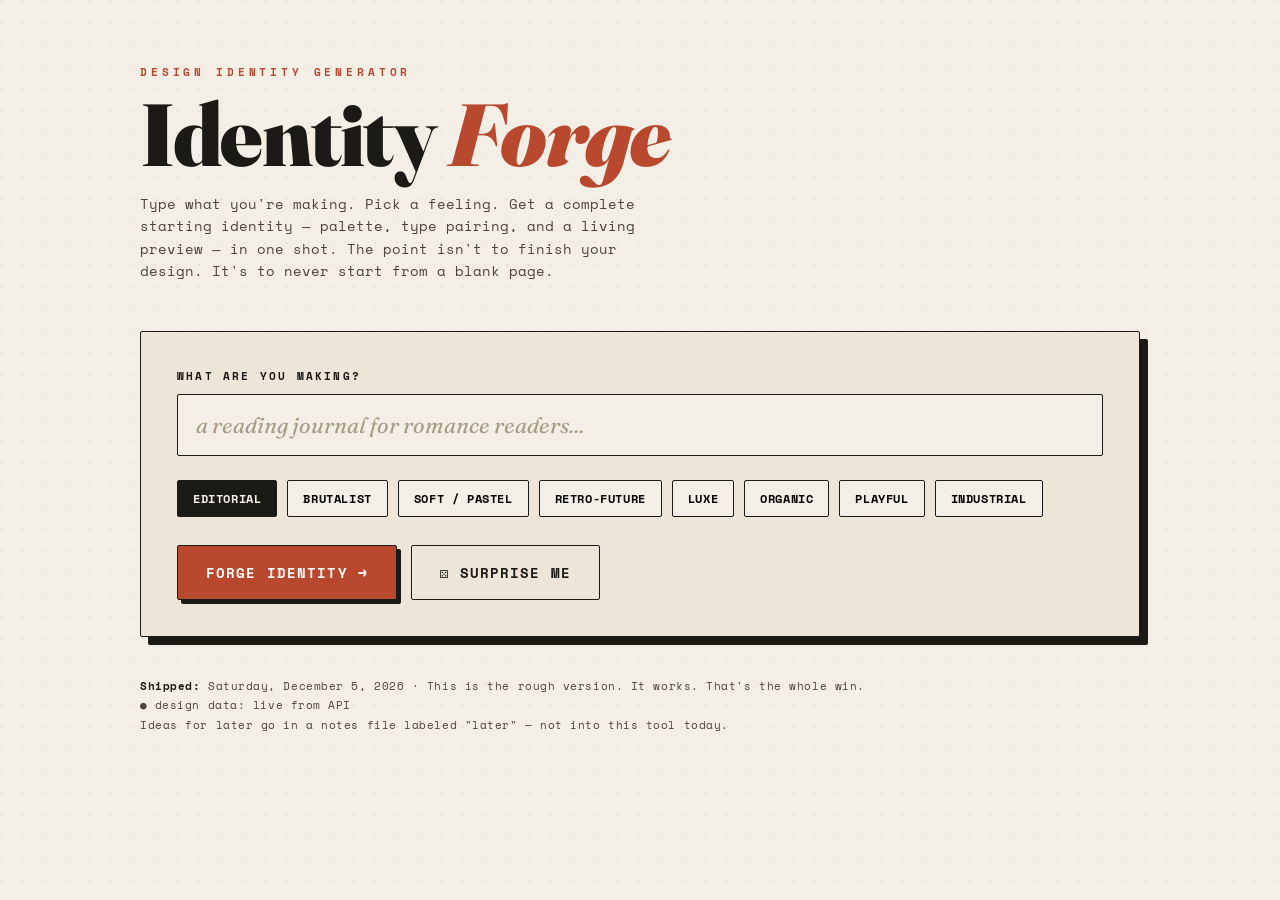
<file: index.html>
<!DOCTYPE html>
<html lang="en">
<head>
<meta charset="UTF-8">
<meta name="viewport" content="width=device-width, initial-scale=1.0">
<title>Identity Forge</title>
<link rel="preconnect" href="https://fonts.googleapis.com">
<link rel="preconnect" href="https://fonts.gstatic.com" crossorigin>
<link href="https://fonts.googleapis.com/css2?family=Fraunces:opsz,wght@9..144,400;9..144,600;9..144,900&family=Space+Mono:wght@400;700&display=swap" rel="stylesheet">
<style>
  :root{
    --paper:#f4efe6;
    --paper-2:#ece5d8;
    --ink:#1c1a17;
    --ink-soft:#4a443c;
    --rust:#b8492f;
    --line:#d8cfbd;
  }
  *{box-sizing:border-box;margin:0;padding:0}
  html{scroll-behavior:smooth}
  body{
    background:var(--paper);
    color:var(--ink);
    font-family:'Space Mono',monospace;
    min-height:100vh;
    padding:clamp(20px,5vw,64px);
    background-image:radial-gradient(circle at 1px 1px, rgba(28,26,23,.06) 1px, transparent 0);
    background-size:22px 22px;
  }
  .wrap{max-width:1000px;margin:0 auto}

  header{margin-bottom:48px;animation:rise .7s ease both}
  .eyebrow{
    font-size:11px;letter-spacing:.35em;text-transform:uppercase;
    color:var(--rust);font-weight:700;margin-bottom:14px;
  }
  h1{
    font-family:'Fraunces',serif;font-weight:900;
    font-size:clamp(40px,9vw,88px);line-height:.92;
    letter-spacing:-.02em;font-optical-sizing:auto;
  }
  h1 em{font-style:italic;color:var(--rust)}
  .sub{
    margin-top:18px;max-width:520px;font-size:14px;
    line-height:1.6;color:var(--ink-soft);
  }

  .panel{
    background:var(--paper-2);
    border:1.5px solid var(--ink);
    border-radius:2px;
    padding:clamp(20px,4vw,36px);
    box-shadow:8px 8px 0 var(--ink);
    margin-bottom:40px;
    animation:rise .7s .1s ease both;
  }
  label{
    display:block;font-size:11px;letter-spacing:.2em;
    text-transform:uppercase;font-weight:700;margin-bottom:10px;
  }
  input[type=text]{
    width:100%;background:var(--paper);border:1.5px solid var(--ink);
    border-radius:2px;padding:16px 18px;font-family:'Fraunces',serif;
    font-size:22px;color:var(--ink);outline:none;
  }
  input[type=text]:focus{box-shadow:4px 4px 0 var(--rust)}
  input[type=text]::placeholder{color:#a89c87;font-style:italic}

  .vibes{display:flex;flex-wrap:wrap;gap:10px;margin:24px 0 4px}
  .chip{
    font-family:'Space Mono',monospace;font-size:12px;font-weight:700;
    letter-spacing:.05em;padding:9px 15px;border:1.5px solid var(--ink);
    background:var(--paper);border-radius:2px;cursor:pointer;
    transition:all .15s ease;text-transform:uppercase;
  }
  .chip:hover{transform:translate(-2px,-2px);box-shadow:3px 3px 0 var(--ink)}
  .chip.on{background:var(--ink);color:var(--paper)}

  .actions{display:flex;gap:14px;flex-wrap:wrap;margin-top:28px}
  button.go{
    font-family:'Space Mono',monospace;font-weight:700;font-size:14px;
    letter-spacing:.08em;text-transform:uppercase;cursor:pointer;
    padding:16px 28px;border:1.5px solid var(--ink);border-radius:2px;
    background:var(--rust);color:#fff;transition:all .15s ease;
    box-shadow:4px 4px 0 var(--ink);
  }
  button.go:hover{transform:translate(-2px,-2px);box-shadow:6px 6px 0 var(--ink)}
  button.go:active{transform:translate(2px,2px);box-shadow:1px 1px 0 var(--ink)}
  button.ghost{background:transparent;color:var(--ink);box-shadow:none}
  button.ghost:hover{background:var(--paper)}

  /* OUTPUT BOARD */
  #board{display:none}
  #board.show{display:block;animation:rise .6s ease both}
  .board-head{
    display:flex;justify-content:space-between;align-items:baseline;
    border-bottom:1.5px solid var(--ink);padding-bottom:14px;margin-bottom:8px;flex-wrap:wrap;gap:8px;
  }
  .board-head .dir{font-family:'Fraunces',serif;font-style:italic;font-size:28px}
  .board-head .tag{font-size:11px;letter-spacing:.2em;text-transform:uppercase;color:var(--rust);font-weight:700}
  .dir-desc{font-size:13px;color:var(--ink-soft);line-height:1.6;margin-bottom:30px;max-width:560px}

  .sec-label{font-size:11px;letter-spacing:.25em;text-transform:uppercase;font-weight:700;color:var(--ink-soft);margin-bottom:14px;display:flex;align-items:center;gap:10px}
  .sec-label::after{content:"";flex:1;height:1px;background:var(--line)}

  .swatches{display:grid;grid-template-columns:repeat(5,1fr);gap:0;border:1.5px solid var(--ink);border-radius:2px;overflow:hidden;margin-bottom:34px}
  .sw{aspect-ratio:1/1.3;display:flex;flex-direction:column;justify-content:flex-end;padding:12px;cursor:pointer;position:relative;transition:transform .12s ease}
  .sw:hover{transform:scale(1.04);z-index:2;box-shadow:0 6px 20px rgba(0,0,0,.2)}
  .sw span{font-size:10px;font-weight:700;letter-spacing:.05em;font-family:'Space Mono',monospace}
  .sw .copied{position:absolute;top:8px;left:8px;font-size:9px;letter-spacing:.1em;opacity:0;transition:opacity .2s}
  .sw.flash .copied{opacity:1}
  @media(max-width:560px){.swatches{grid-template-columns:repeat(5,1fr)}.sw{padding:8px}.sw span{font-size:8px}}

  .type-row{display:grid;grid-template-columns:1fr 1fr;gap:24px;margin-bottom:34px}
  @media(max-width:640px){.type-row{grid-template-columns:1fr}}
  .type-card{border:1.5px solid var(--ink);border-radius:2px;padding:22px;background:var(--paper)}
  .type-card .role{font-size:10px;letter-spacing:.2em;text-transform:uppercase;color:var(--rust);font-weight:700;margin-bottom:6px}
  .type-card .fname{font-size:13px;color:var(--ink-soft);margin-bottom:16px}
  .type-card .samp-d{font-size:38px;line-height:1.05;letter-spacing:-.01em}
  .type-card .samp-b{font-size:15px;line-height:1.6}

  /* live mockup */
  .mock{border:1.5px solid var(--ink);border-radius:2px;overflow:hidden;box-shadow:6px 6px 0 var(--ink)}
  .mock-bar{height:34px;display:flex;align-items:center;gap:7px;padding:0 14px;border-bottom:1.5px solid rgba(0,0,0,.12)}
  .mock-bar i{width:11px;height:11px;border-radius:50%;display:block;opacity:.5}
  .mock-body{padding:clamp(28px,6vw,60px) clamp(24px,5vw,52px)}
  .mock-nav{display:flex;justify-content:space-between;align-items:center;margin-bottom:clamp(40px,9vw,90px);font-size:13px}
  .mock-nav .logo{font-weight:700}
  .mock-nav .links{display:flex;gap:20px;opacity:.75;font-size:12px}
  .mock h2{font-size:clamp(32px,6vw,58px);line-height:1;letter-spacing:-.02em;margin-bottom:18px;max-width:14ch}
  .mock p{font-size:15px;line-height:1.6;max-width:42ch;margin-bottom:28px;opacity:.85}
  .mock .btns{display:flex;gap:12px;flex-wrap:wrap}
  .mock .b1,.mock .b2{padding:13px 24px;border-radius:3px;font-size:13px;font-weight:600;cursor:default}

  .ascii-wrap{
    border:1.5px solid var(--ink);
    border-radius:2px;
    background:#15120f;
    color:#f3eee4;
    box-shadow:6px 6px 0 var(--ink);
    overflow:hidden;
  }
  .ascii-toolbar{
    display:flex;
    justify-content:space-between;
    align-items:center;
    gap:12px;
    padding:12px 14px;
    border-bottom:1px solid rgba(255,255,255,.18);
    color:#d7cfc0;
    font-size:10px;
    letter-spacing:.18em;
    text-transform:uppercase;
  }
  .ascii-copy{
    font-family:'Space Mono',monospace;
    border:1px solid rgba(255,255,255,.35);
    background:transparent;
    color:#f3eee4;
    border-radius:2px;
    padding:8px 10px;
    font-size:10px;
    font-weight:700;
    letter-spacing:.12em;
    text-transform:uppercase;
    cursor:pointer;
  }
  .ascii-copy:hover{background:rgba(255,255,255,.1)}
  .ascii-art{
    margin:0;
    padding:18px;
    overflow:auto;
    font-family:'Space Mono',monospace;
    font-size:11px;
    line-height:.9;
    white-space:pre;
    letter-spacing:1px;
    min-height:340px;
    text-shadow:0 0 8px rgba(255,255,255,.1);
  }
  .ascii-art span{display:inline-block;width:.72em}

  footer{margin-top:40px;font-size:11px;color:var(--ink-soft);letter-spacing:.05em;line-height:1.8;animation:rise .7s .2s ease both}
  footer b{color:var(--ink)}

  @keyframes rise{from{opacity:0;transform:translateY(16px)}to{opacity:1;transform:none}}
  .stagger{opacity:0;animation:rise .5s ease forwards}
</style>
</head>
<body>
<div class="wrap">

  <header>
    <div class="eyebrow">Design Identity Generator</div>
    <h1>Identity <em>Forge</em></h1>
    <p class="sub">Type what you're making. Pick a feeling. Get a complete starting identity — palette, type pairing, and a living preview — in one shot. The point isn't to finish your design. It's to never start from a blank page.</p>
  </header>

  <div class="panel">
    <label for="proj">What are you making?</label>
    <input type="text" id="proj" placeholder="a reading journal for romance readers..." autocomplete="off">

    <div class="vibes" id="vibes"></div>

    <div class="actions">
      <button class="go" id="gen">Forge Identity →</button>
      <button class="go ghost" id="surprise">⚄ Surprise me</button>
    </div>
  </div>

  <div class="panel" id="board">
    <div class="board-head">
      <div class="dir" id="dirName">—</div>
      <div class="tag" id="projEcho">—</div>
    </div>
    <p class="dir-desc" id="dirDesc"></p>

    <div class="sec-label">Palette · click any swatch to copy</div>
    <div class="swatches" id="swatches"></div>

    <div class="sec-label">Type pairing</div>
    <div class="type-row" id="typeRow"></div>

    <div class="sec-label">Seeing it alive</div>
    <div class="mock" id="mock">
      <div class="mock-bar"><i></i><i></i><i></i></div>
      <div class="mock-body" id="mockBody"></div>
    </div>

    <div class="sec-label" style="margin-top:34px">ASCII design poster</div>
    <div class="ascii-wrap">
      <div class="ascii-toolbar">
        <span>Generated character poster</span>
        <button class="ascii-copy" id="copyAscii" type="button">Copy</button>
      </div>
      <pre class="ascii-art" id="asciiArt"></pre>
    </div>
  </div>

  <footer>
    <b>Shipped:</b> <span id="day"></span> · This is the rough version. It works. That's the whole win.<br>
    <span id="apiStatus">● connecting to API…</span><br>
    Ideas for later go in a notes file labeled "later" — not into this tool today.
  </footer>

</div>

<script>
// ---- DESIGN DIRECTIONS (curated, each with palette variants + a font pairing) ----
// Built-in copy — used only as a safety net if the live API can't be reached
// (e.g. you opened this file directly instead of via the web). When served on
// the web, the tool fetches the SAME data from identities.json — the API.
const FALLBACK_DIRECTIONS = {
  editorial: {
    name:"Editorial", desc:"Magazine-grade. A characterful serif doing the talking, restrained body text, warm paper tones. Feels considered, literary, grown-up.",
    fonts:{display:"Fraunces", body:"Newsreader", dWeight:600, link:"Fraunces:opsz,wght@9..144,400;9..144,600;9..144,900|Newsreader:opsz,wght@6..72,400;6..72,500"},
    palettes:[
      ["#f6f1e7","#1d1b18","#b5482e","#7d8466","#cdbfa6"],
      ["#efe9dd","#2a2520","#9c5a3c","#3f5e52","#d8c8ad"]
    ]
  },
  brutalist: {
    name:"Brutalist", desc:"Loud, raw, unapologetic. Heavy grotesque type, mono accents, hard edges, a single shock color. Looks like it has opinions.",
    fonts:{display:"Archivo Black", body:"Space Mono", dWeight:400, link:"Archivo+Black|Space+Mono:wght@400;700"},
    palettes:[
      ["#ffffff","#0a0a0a","#ff3b1d","#e8e8e8","#1f1f1f"],
      ["#f2f2f0","#111111","#2b4eff","#d9d9d6","#000000"]
    ]
  },
  soft: {
    name:"Soft / Pastel", desc:"Gentle, rounded, friendly. Low-contrast pastels and warm geometric type. Reads calm, approachable, a little dreamy — the BookTok-journal zone.",
    fonts:{display:"Quicksand", body:"Nunito", dWeight:700, link:"Quicksand:wght@500;700|Nunito:wght@400;600"},
    palettes:[
      ["#fbf3f4","#3b3340","#d98fa6","#b9a7d6","#f3e2c7"],
      ["#f5f0fa","#36323f","#a8c5d6","#f2b8c6","#efe6d4"]
    ]
  },
  retro: {
    name:"Retro-Future", desc:"Neon-on-night. Techy display type, electric accents over deep space tones. Synthwave, terminal glow, slightly cinematic.",
    fonts:{display:"Orbitron", body:"Rajdhani", dWeight:700, link:"Orbitron:wght@500;800|Rajdhani:wght@400;600"},
    palettes:[
      ["#0d1130","#e9eefc","#00e6c3","#ff3d9a","#2a3170"],
      ["#10081f","#f0e9ff","#16d2ff","#ffb800","#34225c"]
    ]
  },
  luxe: {
    name:"Luxe", desc:"Quiet money. High-contrast serif, airy spacing, gold against near-black or ivory. Restraint as a flex — feels expensive without trying.",
    fonts:{display:"Cormorant Garamond", body:"Jost", dWeight:600, link:"Cormorant+Garamond:wght@500;600;700|Jost:wght@300;400;500"},
    palettes:[
      ["#faf8f3","#16140f","#9a7b3f","#3a3a38","#e4dccb"],
      ["#13110e","#f3efe6","#c7a45a","#6b6256","#262219"]
    ]
  },
  organic: {
    name:"Organic", desc:"Earthy and human. Soft serif display, humanist body, clay-sage-sand palette. Wellness, slow living, made-by-hands warmth.",
    fonts:{display:"DM Serif Display", body:"Mulish", dWeight:400, link:"DM+Serif+Display|Mulish:wght@400;600"},
    palettes:[
      ["#f3eee4","#2f2a22","#8a6f4e","#6f7d5e","#d3c2a3"],
      ["#efe7da","#33302a","#a25f43","#5d7060","#cbb893"]
    ]
  },
  playful: {
    name:"Playful", desc:"Toy-bright and bouncy. Chunky rounded type, saturated primaries, zero seriousness. Built to make people smile.",
    fonts:{display:"Baloo 2", body:"Fredoka", dWeight:700, link:"Baloo+2:wght@600;800|Fredoka:wght@400;500"},
    palettes:[
      ["#fff7e8","#26231f","#ff5a3c","#1fb6a6","#ffc233"],
      ["#fdeef4","#2a2330","#7b5cff","#ff7aa8","#36d39a"]
    ]
  },
  industrial: {
    name:"Industrial", desc:"Workwear utilitarian. Condensed display, no-nonsense body, concrete greys with one safety accent. Tools, dashboards, things that get used hard.",
    fonts:{display:"Oswald", body:"Barlow", dWeight:600, link:"Oswald:wght@500;700|Barlow:wght@400;600"},
    palettes:[
      ["#e7e6e3","#1a1c1e","#ff6a00","#3a3f44","#c2c0bb"],
      ["#eceae6","#161719","#ffd200","#41474d","#b6b4ae"]
    ]
  }
};

// DIRECTIONS + ORDER are filled either from the live API or the fallback.
let DIRECTIONS = FALLBACK_DIRECTIONS;
let ORDER = Object.keys(FALLBACK_DIRECTIONS);
let selected = "editorial";
const loadedFonts = new Set();

// ---- THE API CONNECTION ----
// Fetch design data from the API (identities.json) and reshape it into the
// structure the rest of the tool expects. If the fetch fails, we keep the
// built-in fallback so the page always works.
async function loadFromAPI(){
  const statusEl = document.getElementById('apiStatus');
  try{
    const res = await fetch('identities.json', {cache:'no-store'});
    if(!res.ok) throw new Error('bad response');
    const data = await res.json();
    const fresh = {};
    data.directions.forEach(d=>{
      fresh[d.id] = {
        name: d.name,
        desc: d.description,
        fonts: {
          display: d.fonts.display.name,
          body: d.fonts.body.name,
          dWeight: d.fonts.display.weight,
          link: d.fonts.google_fonts_url   // full URL from the API
        },
        palettes: d.palettes.map(p=>[p.bg, p.ink, p.accent, p.accent2, p.soft])
      };
    });
    DIRECTIONS = fresh;
    ORDER = data.directions.map(d=>d.id);
    if(statusEl) statusEl.textContent = '● design data: live from API';
  }catch(e){
    // stay on the built-in fallback
    if(statusEl) statusEl.textContent = '○ design data: built-in (offline)';
  }
  if(!ORDER.includes(selected)) selected = ORDER[0];
  buildChips();
}

// build vibe chips (now a function, called after data is ready)
const vibesEl = document.getElementById('vibes');
function buildChips(){
  vibesEl.innerHTML='';
  ORDER.forEach((k)=>{
    const b=document.createElement('button');
    b.className='chip'+(k===selected?' on':'');
    b.textContent=DIRECTIONS[k].name;
    b.onclick=()=>{selected=k;document.querySelectorAll('.chip').forEach(c=>c.classList.remove('on'));b.classList.add('on');};
    vibesEl.appendChild(b);
  });
}

function loadFont(link){
  if(loadedFonts.has(link))return;
  loadedFonts.add(link);
  const l=document.createElement('link');
  l.rel='stylesheet';
  // Accept either a full Google Fonts URL (from the API) or the short
  // "Family|Family:wght@..." form (from the built-in fallback).
  l.href = link.startsWith('http')
    ? link
    : 'https://fonts.googleapis.com/css2?family='+link.split('|').map(f=>f.replace(/ /g,'+')).join('&family=')+'&display=swap';
  document.head.appendChild(l);
}

function pick(arr){return arr[Math.floor(Math.random()*arr.length)];}

function fit(text, width){
  const clean = String(text || '').replace(/\s+/g,' ').trim();
  if(clean.length <= width) return clean.padEnd(width, ' ');
  return clean.slice(0, Math.max(0, width - 1)) + '…';
}

let lastAsciiText = '';

function hashAt(seed, x, y){
  let h = seed.length * 97 + x * 193 + y * 389;
  for(let i=0;i<seed.length;i++) h = (h * 31 + seed.charCodeAt(i) + x + y) >>> 0;
  h ^= h << 13; h ^= h >>> 17; h ^= h << 5;
  return Math.abs(h >>> 0) / 4294967295;
}

function inAsciiShape(vibe, x, y){
  const ax = Math.abs(x);
  const ay = Math.abs(y);
  if(vibe === 'editorial'){
    return (x*x/.22 + (y+.18)*(y+.18)/.62 < 1) || (ax < .7 && y > .35 && y < .82);
  }
  if(vibe === 'brutalist'){
    return (ax < .42 && ay < .78) || (x > -.78 && x < .1 && y > -.08 && y < .15) || (x > -.18 && x < .76 && y > .38 && y < .6);
  }
  if(vibe === 'soft'){
    return ((x+.23)*(x+.23)/.38 + (y+.1)*(y+.1)/.52 < 1) || ((x-.28)*(x-.28)/.3 + (y-.02)*(y-.02)/.42 < 1);
  }
  if(vibe === 'retro'){
    return Math.abs(y - Math.sin((x+1.1)*4.2)*.22) < .22 + (x+.35)*.08 || (x > .25 && ax + ay < 1.05);
  }
  if(vibe === 'luxe'){
    return ax + ay < .92 || (ax < .18 && ay < .95) || (ay < .14 && ax < .85);
  }
  if(vibe === 'organic'){
    return ((x+.18)*(x+.18)/.46 + (y+.05)*(y+.05)/.72 < 1 && x + y < .82) || Math.abs(x + y*.28) < .045;
  }
  if(vibe === 'playful'){
    const a = Math.atan2(y,x);
    const r = Math.sqrt(x*x+y*y);
    return r < .42 + .18 * Math.cos(5*a);
  }
  if(vibe === 'industrial'){
    return (ax < .58 && y > -.78 && y < .76 && Math.floor((y+1)*7)%2 === 0) || (ax < .26 && ay < .86);
  }
  return ax + ay < .9;
}

function generateAsciiDesign(proj, dir, pal){
  const [bg, ink, accent, accent2, soft] = pal;
  const seed = (proj + dir.name + accent).replace(/[^a-z0-9]/gi,'') || 'SAWFTLAUNCH';
  const letters = (seed.toUpperCase() + seed.toLowerCase() + 'xrsapucm').replace(/[^a-z0-9]/gi,'');
  const width = 74;
  const height = 34;
  let text = '';
  let html = '';
  for(let row=0; row<height; row++){
    for(let col=0; col<width; col++){
      const x = (col / (width - 1)) * 2 - 1;
      const y = (row / (height - 1)) * 2 - 1;
      const shaped = inAsciiShape(selected, x, y);
      const grain = hashAt(seed, col, row);
      const band = row % 3 === 0;
      const idx = Math.floor(hashAt(seed + 'letters', col, row) * letters.length) % letters.length;
      let ch = letters[idx];
      let color = soft;
      let opacity = .28;
      if(shaped){
        ch = grain > .72 ? ch.toUpperCase() : ch;
        color = grain > .68 ? accent2 : accent;
        opacity = band ? .78 : 1;
      }else if(grain > .84){
        color = bg;
        opacity = .42;
      }else if(grain < .22){
        ch = ' ';
        opacity = 0;
      }
      text += ch;
      html += ch === ' '
        ? ' '
        : `<span style="color:${color};opacity:${opacity.toFixed(2)}">${ch}</span>`;
    }
    text += '\n';
    html += '\n';
  }
  lastAsciiText = text;
  return html;
}

function forge(){
  const dir = DIRECTIONS[selected];
  const proj = document.getElementById('proj').value.trim() || "your next thing";
  const pal = pick(dir.palettes);
  const [bg, ink, accent, accent2, soft] = pal;
  loadFont(dir.fonts.link);

  // head
  document.getElementById('dirName').textContent = dir.name;
  document.getElementById('projEcho').textContent = '"'+proj+'"';
  document.getElementById('dirDesc').textContent = dir.desc;

  // swatches
  const roles=["BG","INK","ACCENT","ACCENT 2","SOFT"];
  const sw=document.getElementById('swatches'); sw.innerHTML='';
  pal.forEach((hex,i)=>{
    const lum = parseInt(hex.slice(1,3),16)*.299+parseInt(hex.slice(3,5),16)*.587+parseInt(hex.slice(5,7),16)*.114;
    const txt = lum>140?'#111':'#fff';
    const d=document.createElement('div');
    d.className='sw'; d.style.background=hex; d.style.color=txt;
    d.innerHTML=`<span class="copied">COPIED ✓</span><span>${roles[i]}<br>${hex.toUpperCase()}</span>`;
    d.onclick=()=>{navigator.clipboard?.writeText(hex.toUpperCase());d.classList.add('flash');setTimeout(()=>d.classList.remove('flash'),900);};
    sw.appendChild(d);
  });

  // type pairing
  const tr=document.getElementById('typeRow'); tr.innerHTML='';
  tr.innerHTML=`
    <div class="type-card">
      <div class="role">Display</div>
      <div class="fname">${dir.fonts.display}</div>
      <div class="samp-d" style="font-family:'${dir.fonts.display}',serif;font-weight:${dir.fonts.dWeight};color:${ink}">Aa</div>
      <div class="samp-d" style="font-family:'${dir.fonts.display}',serif;font-weight:${dir.fonts.dWeight};color:${accent};font-size:24px;margin-top:6px">${proj}</div>
    </div>
    <div class="type-card">
      <div class="role">Body</div>
      <div class="fname">${dir.fonts.body}</div>
      <div class="samp-b" style="font-family:'${dir.fonts.body}',sans-serif;color:${ink}">The quick brown fox jumps over the lazy dog. Good body type disappears — you feel it before you notice it. This is how a paragraph breathes in this identity.</div>
    </div>`;

  // live mockup
  const lum = parseInt(accent.slice(1,3),16)*.299+parseInt(accent.slice(3,5),16)*.587+parseInt(accent.slice(5,7),16)*.114;
  const onAccent = lum>140?'#111':'#fff';
  document.getElementById('mock').style.background=bg;
  document.getElementById('mock').style.color=ink;
  document.querySelector('.mock-bar').style.background=soft;
  document.querySelectorAll('.mock-bar i').forEach(i=>i.style.background=ink);
  document.getElementById('mockBody').innerHTML=`
    <div class="mock-nav" style="font-family:'${dir.fonts.body}',sans-serif">
      <span class="logo" style="font-family:'${dir.fonts.display}',serif;font-weight:${dir.fonts.dWeight};font-size:18px;color:${ink}">${proj.split(' ')[0]||'Brand'}</span>
      <span class="links"><span>About</span><span>Features</span><span>Pricing</span></span>
    </div>
    <h2 style="font-family:'${dir.fonts.display}',serif;font-weight:${dir.fonts.dWeight};color:${ink}">${proj.charAt(0).toUpperCase()+proj.slice(1)}.</h2>
    <p style="font-family:'${dir.fonts.body}',sans-serif;color:${ink}">This is your idea wearing its new clothes — the same fonts and colors, arranged like a real landing page so you can feel whether the vibe fits before you build a thing.</p>
    <div class="btns" style="font-family:'${dir.fonts.body}',sans-serif">
      <span class="b1" style="background:${accent};color:${onAccent}">Get started</span>
      <span class="b2" style="background:transparent;color:${ink};border:1.5px solid ${ink}">Learn more</span>
    </div>`;

  const asciiEl = document.getElementById('asciiArt');
  asciiEl.style.background = ink;
  asciiEl.innerHTML = generateAsciiDesign(proj, dir, pal);

  document.getElementById('board').classList.add('show');
  document.getElementById('board').scrollIntoView({behavior:'smooth',block:'start'});
}

document.getElementById('gen').onclick=forge;
document.getElementById('surprise').onclick=()=>{
  selected=pick(ORDER);
  document.querySelectorAll('.chip').forEach(c=>c.classList.toggle('on',c.textContent===DIRECTIONS[selected].name));
  if(!document.getElementById('proj').value.trim()){
    const ideas=["a focus timer with real stakes","a reading journal for romance readers","a cross-device notes app","a slow-living habit tracker","a desk tool that ships your ideas"];
    document.getElementById('proj').value=pick(ideas);
  }
  forge();
};
document.getElementById('proj').addEventListener('keydown',e=>{if(e.key==='Enter')forge();});
document.getElementById('copyAscii').onclick=()=>{
  navigator.clipboard?.writeText(lastAsciiText);
  document.getElementById('copyAscii').textContent='Copied';
  setTimeout(()=>document.getElementById('copyAscii').textContent='Copy',900);
};
document.getElementById('day').textContent=new Date().toLocaleDateString(undefined,{weekday:'long',month:'long',day:'numeric',year:'numeric'});

// Start: pull design data from the API, then build the UI.
loadFromAPI();
</script>
</body>
</html>
</file>
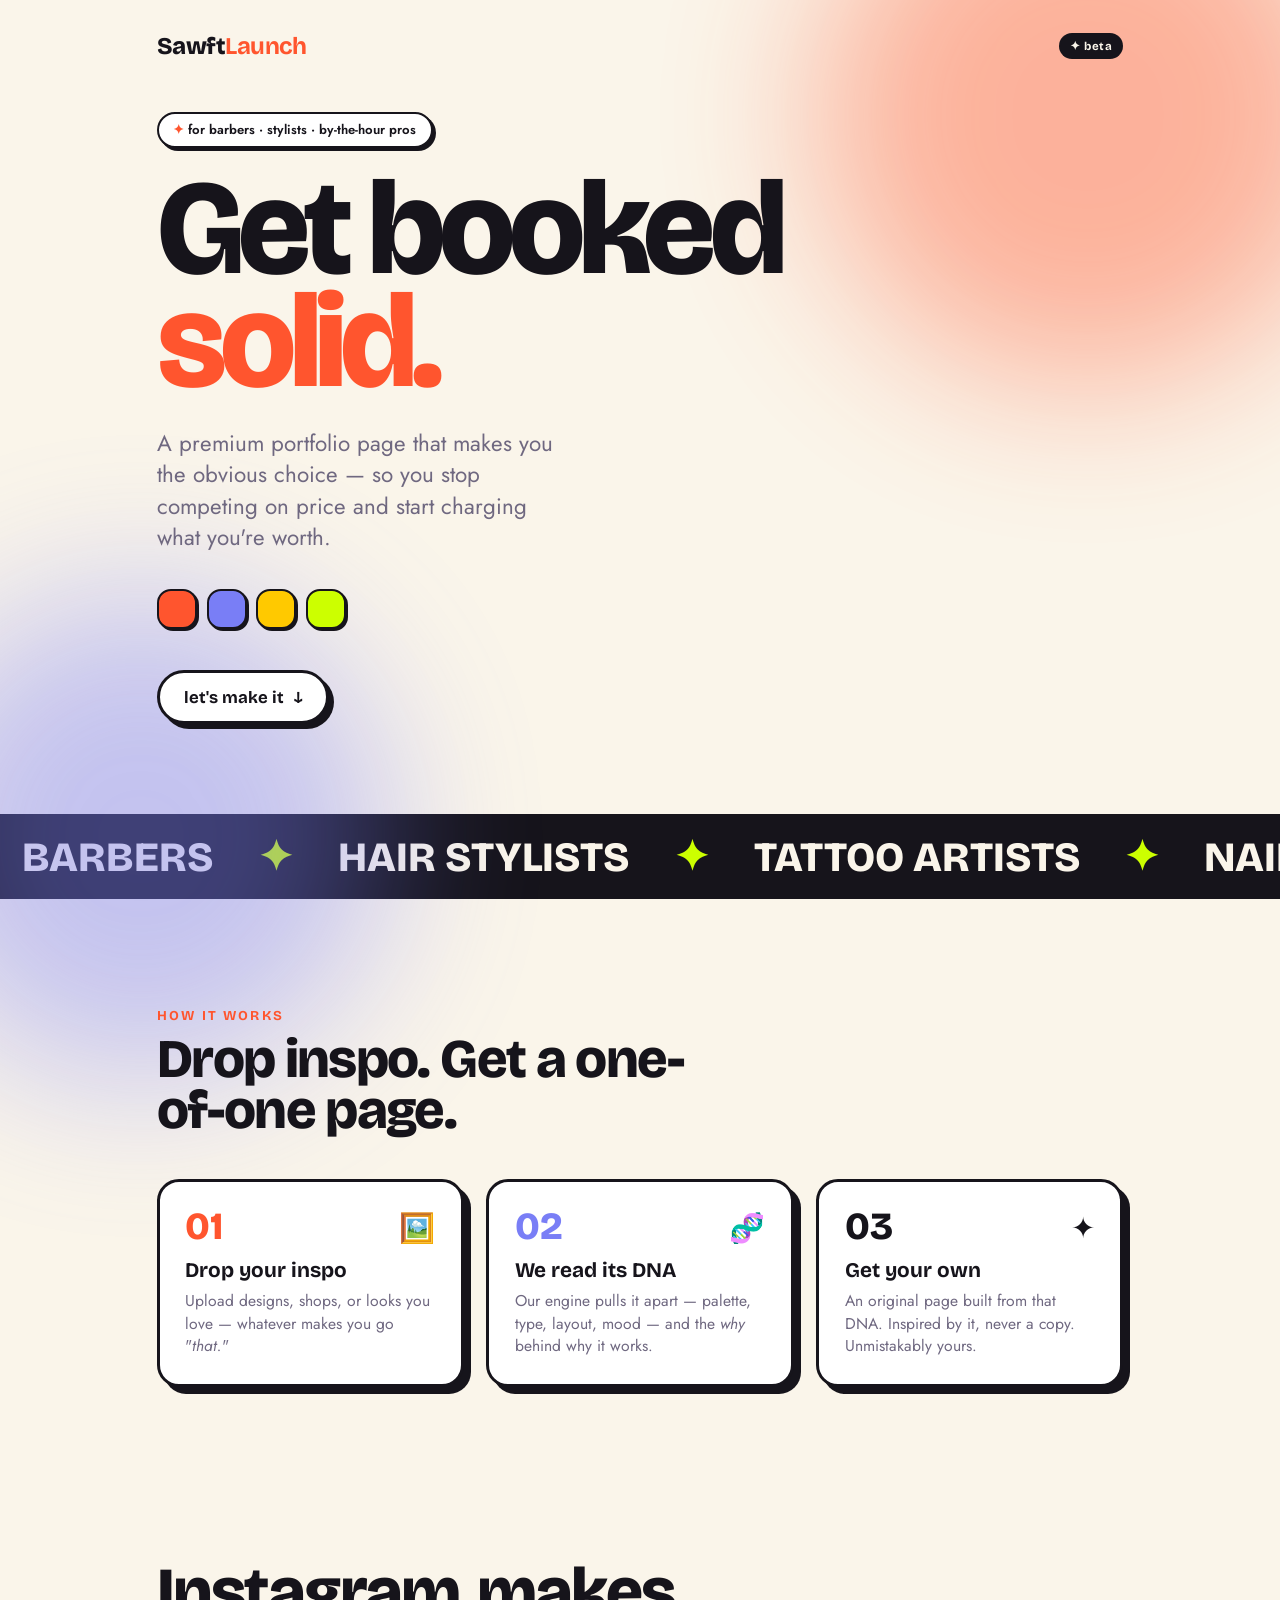
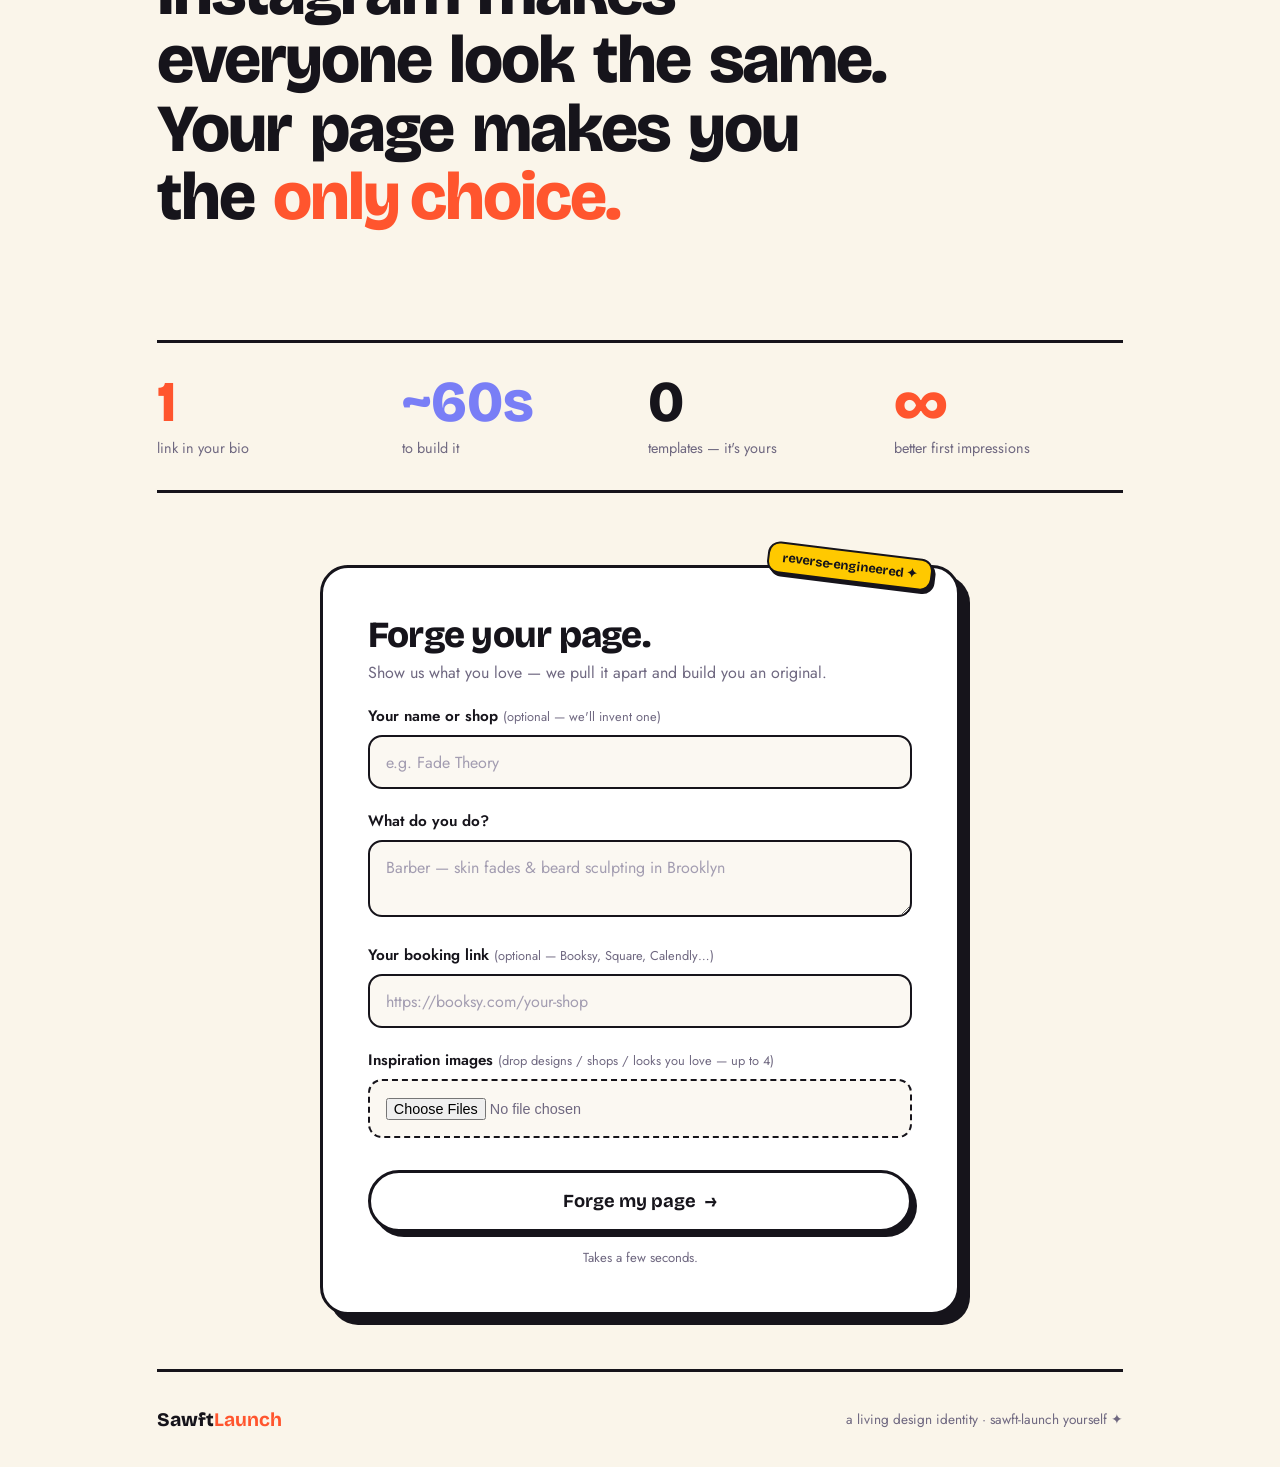
<file: sawftlaunch-app/templates/onboard.html>
<!DOCTYPE html>
<html lang="en">
<head>
  <meta charset="UTF-8" />
  <meta name="viewport" content="width=device-width, initial-scale=1.0" />
  <title>SawftLaunch — sawft-launch yourself</title>
  <link rel="preconnect" href="https://fonts.googleapis.com" />
  <link rel="preconnect" href="https://fonts.gstatic.com" crossorigin />
  <link href="https://fonts.googleapis.com/css2?family=Bricolage+Grotesque:opsz,wght@12..96,600;12..96,700;12..96,800&family=Jost:wght@400;500;600&family=Orbitron:wght@700;800&family=DM+Serif+Display&family=Cormorant+Garamond:wght@600;700&display=swap" rel="stylesheet" />
  <style>
    :root {
      --cream:#faf5ea; --ink:#16141b; --muted:#6f6880;
      --orange:#ff552e; --blue:#797ef6; --yellow:#ffc900; --lime:#ccff00;
      --card:#ffffff; --display:"Bricolage Grotesque",sans-serif; --body:"Jost",sans-serif;
    }
    * { margin:0; padding:0; box-sizing:border-box; }
    html { scroll-behavior:smooth; }
    body { background:var(--cream); color:var(--ink); font-family:var(--body); overflow-x:hidden; -webkit-font-smoothing:antialiased; }
    ::selection { background:var(--lime); color:var(--ink); }
    a { color:inherit; }

    /* preloader */
    #preloader { position:fixed; inset:0; z-index:100; background:var(--cream); display:grid; place-items:center;
                 animation:plExit .6s cubic-bezier(.87,0,.13,1) 1.7s forwards; }
    .pl-dots { display:flex; gap:.7rem; justify-content:center; margin-bottom:1.3rem; }
    .pl-dots i { width:26px; height:26px; border-radius:9px; border:2.5px solid var(--ink); box-shadow:2px 2px 0 var(--ink); animation:plPop 1.4s ease-in-out infinite; }
    .pl-dots i:nth-child(1){ background:var(--orange) } .pl-dots i:nth-child(2){ background:var(--blue); animation-delay:.15s }
    .pl-dots i:nth-child(3){ background:var(--yellow); animation-delay:.3s } .pl-dots i:nth-child(4){ background:var(--lime); animation-delay:.45s }
    .pl-word { font-family:var(--display); font-weight:800; font-size:1.8rem; letter-spacing:-.02em; text-align:center; opacity:0; animation:plWord .5s ease .9s forwards; }
    .pl-word b { color:var(--orange); }
    @keyframes plPop { 0%,100%{transform:translateY(0) rotate(0)} 50%{transform:translateY(-10px) rotate(-6deg)} }
    @keyframes plWord { from{opacity:0; transform:translateY(8px)} to{opacity:1; transform:none} }
    @keyframes plExit { to{ transform:translateY(-100%); visibility:hidden; } }

    /* blobs */
    .blob { position:fixed; border-radius:50%; filter:blur(80px); opacity:.42; z-index:0; pointer-events:none; }
    .b1 { width:42vw; height:42vw; top:-12vw; right:-6vw; background:var(--orange); animation:drift1 18s ease-in-out infinite; }
    .b2 { width:38vw; height:38vw; bottom:-14vw; left:-8vw; background:var(--blue); animation:drift2 22s ease-in-out infinite; }
    @keyframes drift1 { 0%,100%{transform:translate(0,0) scale(1)} 50%{transform:translate(-3vw,4vw) scale(1.12)} }
    @keyframes drift2 { 0%,100%{transform:translate(0,0) scale(1)} 50%{transform:translate(4vw,-3vw) scale(1.1)} }

    .shell { position:relative; z-index:2; max-width:1120px; margin:0 auto; padding:0 6vw; }

    /* reveal-on-scroll */
    .reveal { opacity:0; transform:translateY(30px); transition:opacity .7s ease, transform .7s cubic-bezier(.2,.7,.2,1); }
    .reveal.in { opacity:1; transform:none; }
    .stagger > * { opacity:0; transform:translateY(22px); transition:opacity .55s ease, transform .55s cubic-bezier(.2,.7,.2,1); }
    .stagger.in > * { opacity:1; transform:none; }

    /* top bar */
    .topbar { display:flex; justify-content:space-between; align-items:center; padding:2rem 0 1rem; position:relative; z-index:3; }
    .wordmark { font-family:var(--display); font-weight:800; font-size:1.5rem; letter-spacing:-.02em; }
    .wordmark b { color:var(--orange); }
    .beta { font-family:var(--display); font-weight:700; font-size:.72rem; letter-spacing:.04em; background:var(--ink); color:var(--cream); padding:.35rem .7rem; border-radius:999px; }

    /* hero */
    .hero { padding:4vh 0 5vh; transform-origin:left top; will-change:opacity,transform; }
    .pill { display:inline-block; font-weight:600; font-size:.82rem; background:#fff; border:2px solid var(--ink); padding:.4rem .9rem; border-radius:999px; margin-bottom:1.6rem; box-shadow:3px 3px 0 var(--ink); }
    .pill .spark { color:var(--orange); }
    h1 { font-family:var(--display); font-weight:800; line-height:.84; font-size:clamp(3.2rem,13vw,8.4rem); letter-spacing:-.045em; max-width:11ch; }
    h1 .cycle { color:var(--orange); transition:color .6s ease; display:inline-block; }
    .lede { font-size:clamp(1.05rem,2.2vw,1.4rem); line-height:1.4; color:var(--muted); margin-top:1.8rem; max-width:32ch; }
    .swatches { display:flex; gap:.6rem; margin-top:2.2rem; }
    .swatches span { width:40px; height:40px; border-radius:14px; border:2px solid var(--ink); box-shadow:2px 2px 0 var(--ink); animation:breathe 3.4s ease-in-out infinite; }
    .swatches span:nth-child(2){ animation-delay:.4s } .swatches span:nth-child(3){ animation-delay:.8s } .swatches span:nth-child(4){ animation-delay:1.2s }
    @keyframes breathe { 0%,100%{transform:translateY(0) rotate(0)} 50%{transform:translateY(-6px) rotate(-3deg)} }

    /* sliding-fill pill button */
    .btn { position:relative; overflow:hidden; display:inline-flex; align-items:center; gap:.6rem; border:3px solid var(--ink); border-radius:999px; background:#fff; color:var(--ink); font-family:var(--display); font-weight:700; cursor:pointer; text-decoration:none; box-shadow:5px 5px 0 var(--ink); transition:transform .12s, box-shadow .12s; }
    .btn .fill { position:absolute; inset:0; background:var(--lime); transform:translateY(101%); transition:transform .35s cubic-bezier(.87,0,.13,1); z-index:0; }
    .btn > * { position:relative; z-index:1; }
    .btn:hover .fill { transform:translateY(0); }
    .btn:hover { transform:translate(-2px,-2px); box-shadow:7px 7px 0 var(--ink); }
    .btn:active { transform:translate(3px,3px); box-shadow:1px 1px 0 var(--ink); }
    .btn .ico { transition:transform .3s; }
    .btn:hover .ico { transform:translateX(4px) rotate(8deg); }
    .btn-hero { margin-top:2.6rem; padding:.85rem 1.5rem; font-size:1.05rem; }

    /* marquee */
    .marquee { margin:5vh 0; border-top:3px solid var(--ink); border-bottom:3px solid var(--ink); background:var(--ink); color:var(--cream); overflow:hidden; }
    .mq-track { display:flex; white-space:nowrap; animation:scrollx 24s linear infinite; font-family:var(--display); font-weight:800; font-size:clamp(1.6rem,4vw,2.6rem); padding:.9rem 0; }
    .mq-track span { padding:0 1.4rem; } .mq-track .s { color:var(--lime); }
    @keyframes scrollx { from{transform:translateX(0)} to{transform:translateX(-50%)} }

    /* section heading */
    .sec { padding:7vh 0; }
    .kicker { font-family:var(--display); font-weight:700; font-size:.85rem; letter-spacing:.16em; text-transform:uppercase; color:var(--orange); }
    .sec h2 { font-family:var(--display); font-weight:800; font-size:clamp(2rem,6vw,3.4rem); line-height:.95; letter-spacing:-.03em; margin-top:.6rem; max-width:16ch; }

    /* how it works */
    .steps { display:grid; grid-template-columns:repeat(3,1fr); gap:1.4rem; margin-top:2.6rem; }
    .step { background:var(--card); border:3px solid var(--ink); border-radius:22px; padding:1.6rem; box-shadow:7px 7px 0 var(--ink); }
    .step .n { font-family:var(--display); font-weight:800; font-size:2.4rem; line-height:1; }
    .step .emoji { font-size:1.8rem; float:right; }
    .step h3 { font-family:var(--display); font-weight:700; font-size:1.3rem; margin:.8rem 0 .4rem; }
    .step p { color:var(--muted); font-size:.98rem; line-height:1.45; }
    .step:nth-child(1) .n { color:var(--orange) } .step:nth-child(2) .n { color:var(--blue) } .step:nth-child(3) .n { color:var(--ink) }

    /* aesthetic gallery */
    .gallery { display:grid; grid-template-columns:repeat(2,1fr); gap:1.4rem; margin-top:2.6rem; }
    .sc { position:relative; overflow:hidden; height:260px; border:3px solid var(--ink); border-radius:22px; box-shadow:7px 7px 0 var(--ink); background:var(--sbg); color:var(--sink); display:flex; flex-direction:column; justify-content:flex-end; padding:1.4rem; text-decoration:none; transition:transform .25s; }
    .sc:hover { transform:translateY(-4px) rotate(-1deg); }
    .sc .fx { position:absolute; inset:0; z-index:0; opacity:.65; }
    .sc .scin { position:relative; z-index:1; }
    .sc .eye { font-size:.7rem; letter-spacing:.28em; text-transform:uppercase; color:var(--sacc); }
    .sc .nm { font-family:var(--sfont); font-size:2rem; line-height:1; margin-top:.3rem; }
    .sc .dots { display:flex; gap:.4rem; margin-top:.9rem; }
    .sc .dots i { width:18px; height:18px; border-radius:50%; box-shadow:0 0 0 1px rgba(255,255,255,.15); }
    .fx-sigil { background:repeating-linear-gradient(115deg, transparent 0 22px, color-mix(in srgb,var(--sacc) 14%,transparent) 22px 23px), repeating-linear-gradient(65deg, transparent 0 18px, color-mix(in srgb,var(--sink) 6%,transparent) 18px 19px); }
    .fx-tapa { background:repeating-linear-gradient(45deg, color-mix(in srgb,var(--sacc) 18%,transparent) 0 9px, transparent 9px 18px), repeating-linear-gradient(-45deg, color-mix(in srgb,var(--sacc2) 18%,transparent) 0 9px, transparent 9px 18px); background-size:46px 46px; }
    .fx-neon { background-image:linear-gradient(color-mix(in srgb,var(--sacc2) 55%,transparent) 1px,transparent 1px),linear-gradient(90deg,color-mix(in srgb,var(--sacc2) 55%,transparent) 1px,transparent 1px); background-size:34px 34px; mask-image:radial-gradient(circle at 50% 20%,#000,transparent 80%); }
    .fx-rules { background:repeating-linear-gradient(0deg, transparent 0 40px, color-mix(in srgb,var(--sink) 14%,transparent) 40px 41px); }

    /* manifesto text reveal */
    .manifesto { padding:12vh 0; }
    .manifesto p { font-family:var(--display); font-weight:800; font-size:clamp(2rem,6.5vw,4.2rem); line-height:1.02; letter-spacing:-.03em; max-width:18ch; }
    .manifesto .w { display:inline-block; opacity:.13; transition:opacity .5s ease; margin-right:.28em; }
    .manifesto.in .w { opacity:1; }
    .manifesto .hl { color:var(--orange); }

    /* stats ticker */
    .stats { display:grid; grid-template-columns:repeat(4,1fr); gap:1rem; border-top:3px solid var(--ink); border-bottom:3px solid var(--ink); padding:3.5vh 0; }
    .stat .big { font-family:var(--display); font-weight:800; font-size:clamp(2.2rem,6vw,3.6rem); line-height:1; }
    .stat:nth-child(1) .big{color:var(--orange)} .stat:nth-child(2) .big{color:var(--blue)} .stat:nth-child(3) .big{color:var(--ink)} .stat:nth-child(4) .big{color:var(--orange)}
    .stat .lab { color:var(--muted); font-size:.9rem; margin-top:.4rem; }

    /* form */
    .formwrap { padding:8vh 0 6vh; display:flex; justify-content:center; }
    .card2 { width:100%; max-width:640px; background:var(--card); border:3px solid var(--ink); border-radius:28px; padding:clamp(1.6rem,4vw,2.8rem); box-shadow:10px 10px 0 var(--ink); position:relative; }
    .sticker { position:absolute; top:-18px; right:24px; transform:rotate(7deg); background:var(--yellow); border:2.5px solid var(--ink); border-radius:12px; font-family:var(--display); font-weight:700; font-size:.8rem; padding:.4rem .8rem; box-shadow:3px 3px 0 var(--ink); }
    .card2 h2 { font-family:var(--display); font-weight:800; font-size:clamp(1.7rem,4vw,2.3rem); letter-spacing:-.02em; }
    .card2 .sub { color:var(--muted); font-size:1rem; margin:.3rem 0 1.2rem; }
    label { display:block; font-weight:600; font-size:.95rem; margin:1.3rem 0 .5rem; }
    label .hint { color:var(--muted); font-weight:400; font-size:.8rem; }
    input[type=text], textarea, select { width:100%; background:#fbf8f2; border:2px solid var(--ink); color:var(--ink); border-radius:14px; padding:.85rem 1rem; font:inherit; font-size:1rem; transition:transform .12s, box-shadow .15s, background .15s; }
    input::placeholder, textarea::placeholder { color:#a39db1; }
    textarea { resize:vertical; min-height:74px; }
    input:focus, textarea:focus, select:focus { outline:none; background:#fff; box-shadow:4px 4px 0 var(--orange); transform:translate(-1px,-1px); }
    .file-box { background:#fbf8f2; border:2px dashed var(--ink); border-radius:14px; padding:1rem; }
    input[type=file] { width:100%; color:var(--muted); font-size:.9rem; }
    .btn-submit { margin-top:2rem; width:100%; justify-content:center; padding:1.05rem; font-size:1.15rem; }
    .pending { display:none; text-align:center; color:var(--muted); font-size:.92rem; margin-top:1rem; }
    form.sending .btn-submit { opacity:.75; pointer-events:none; }
    form.sending .pending { display:block; }
    .note { color:var(--muted); font-size:.82rem; margin-top:1rem; text-align:center; }

    footer { border-top:3px solid var(--ink); padding:4vh 0; display:flex; justify-content:space-between; align-items:center; flex-wrap:wrap; gap:1rem; }
    footer .fm { font-family:var(--display); font-weight:800; font-size:1.2rem; } footer .fm b{color:var(--orange)}
    footer .fnote { color:var(--muted); font-size:.85rem; }

    @media (max-width:760px) {
      .steps { grid-template-columns:1fr; } .gallery { grid-template-columns:1fr; } .stats { grid-template-columns:repeat(2,1fr); row-gap:2rem; }
    }
    @media (prefers-reduced-motion: reduce) {
      *, .blob { animation:none !important; }
      #preloader { display:none; }
      .reveal,.stagger>*,.manifesto .w { opacity:1 !important; transform:none !important; }
    }
  </style>
</head>
<body>
  <div id="preloader"><div><div class="pl-dots"><i></i><i></i><i></i><i></i></div><div class="pl-word">Sawft<b>Launch</b></div></div></div>
  <div class="blob b1"></div>
  <div class="blob b2"></div>

  <div class="shell">
    <div class="topbar">
      <div class="wordmark">Sawft<b>Launch</b></div>
      <div class="beta">✦ beta</div>
    </div>

    <section class="hero" id="hero">
      <span class="pill"><span class="spark">✦</span> for barbers · stylists · by-the-hour pros</span>
      <h1>Get booked <span class="cycle" id="cycle">solid.</span></h1>
      <p class="lede">A premium portfolio page that makes you the obvious choice — so you stop competing on price and start charging what you're worth.</p>
      <div class="swatches"><span style="background:var(--orange)"></span><span style="background:var(--blue)"></span><span style="background:var(--yellow)"></span><span style="background:var(--lime)"></span></div>
      <a class="btn btn-hero" href="#start"><span class="fill"></span><span>let's make it</span><span class="ico">↓</span></a>
    </section>
  </div>

  <!-- marquee -->
  <div class="marquee"><div class="mq-track" id="mq">
    <span>BARBERS</span><span class="s">✦</span><span>HAIR STYLISTS</span><span class="s">✦</span><span>TATTOO ARTISTS</span><span class="s">✦</span><span>NAIL TECHS</span><span class="s">✦</span><span>ESTHETICIANS</span><span class="s">✦</span><span>BOOKED BY THE HOUR</span><span class="s">✦</span>
  </div></div>

  <div class="shell">
    <!-- how it works -->
    <section class="sec">
      <div class="reveal"><div class="kicker">how it works</div><h2>Drop inspo. Get a one-of-one page.</h2></div>
      <div class="steps stagger">
        <div class="step"><span class="emoji">🖼️</span><div class="n">01</div><h3>Drop your inspo</h3><p>Upload designs, shops, or looks you love — whatever makes you go "<em>that.</em>"</p></div>
        <div class="step"><span class="emoji">🧬</span><div class="n">02</div><h3>We read its DNA</h3><p>Our engine pulls it apart — palette, type, layout, mood — and the <em>why</em> behind why it works.</p></div>
        <div class="step"><span class="emoji">✦</span><div class="n">03</div><h3>Get your own</h3><p>An original page built from that DNA. Inspired by it, never a copy. Unmistakably yours.</p></div>
      </div>
    </section>

    <!-- manifesto -->
    <section class="manifesto" id="manifesto">
      <p id="mfp">Instagram makes everyone look the same. Your page makes you the <span class="hl">only&nbsp;choice.</span></p>
    </section>

    <!-- stats -->
    <section class="stats stagger">
      <div class="stat"><div class="big">1</div><div class="lab">link in your bio</div></div>
      <div class="stat"><div class="big">~60s</div><div class="lab">to build it</div></div>
      <div class="stat"><div class="big">0</div><div class="lab">templates — it's yours</div></div>
      <div class="stat"><div class="big">∞</div><div class="lab">better first impressions</div></div>
    </section>

    <!-- forge -->
    <section class="formwrap" id="start">
      <form class="card2 reveal" action="/generate" method="post" enctype="multipart/form-data" onsubmit="this.classList.add('sending')">
        <span class="sticker">reverse-engineered ✦</span>
        <h2>Forge your page.</h2>
        <p class="sub">Show us what you love — we pull it apart and build you an original.</p>
        <label>Your name or shop <span class="hint">(optional — we'll invent one)</span></label>
        <input type="text" name="name" placeholder="e.g. Fade Theory" />
        <label>What do you do?</label>
        <textarea name="what" required placeholder="Barber — skin fades &amp; beard sculpting in Brooklyn"></textarea>
        <label>Your booking link <span class="hint">(optional — Booksy, Square, Calendly…)</span></label>
        <input type="text" name="booking" placeholder="https://booksy.com/your-shop" />
        <label>Inspiration images <span class="hint">(drop designs / shops / looks you love — up to 4)</span></label>
        <div class="file-box"><input type="file" name="photos" accept="image/*" multiple /></div>
        <button type="submit" class="btn btn-submit"><span class="fill"></span><span>Forge my page</span><span class="ico">→</span></button>
        <p class="pending">✦ Reading the DNA and forging your page…</p>
        <p class="note">Takes a few seconds.</p>
      </form>
    </section>

    <footer>
      <div class="fm">Sawft<b>Launch</b></div>
      <div class="fnote">a living design identity · sawft-launch yourself ✦</div>
    </footer>
  </div>

  <script>
    const reduce = window.matchMedia("(prefers-reduced-motion: reduce)").matches;

    // headline word cycles through legible brand colors
    const cycle = document.getElementById("cycle");
    const COLORS = ["var(--orange)", "var(--blue)", "var(--ink)"];
    let c = 0;
    if (!reduce) setInterval(() => { c = (c + 1) % COLORS.length; cycle.style.color = COLORS[c]; }, 2400);

    // scroll-fade hero
    const hero = document.getElementById("hero");
    if (!reduce) addEventListener("scroll", () => {
      const p = Math.min(scrollY / 560, 1);
      hero.style.opacity = String(1 - p);
      hero.style.transform = `translateY(${p * -40}px) scale(${1 - p * 0.05})`;
    }, { passive: true });

    // seamless marquee (duplicate content)
    const mq = document.getElementById("mq"); mq.innerHTML += mq.innerHTML;

    // wrap manifesto words for staggered reveal
    const mfp = document.getElementById("mfp");
    (function () {
      const hl = mfp.querySelector(".hl");
      const head = mfp.childNodes[0].textContent.trim().split(" ");
      mfp.childNodes[0].remove();
      const frag = document.createDocumentFragment();
      head.forEach((w, i) => { const s = document.createElement("span"); s.className = "w"; s.textContent = w + " "; s.style.transitionDelay = (i * 70) + "ms"; frag.appendChild(s); });
      mfp.insertBefore(frag, hl);
      hl.classList.add("w"); hl.style.transitionDelay = (head.length * 70) + "ms";
    })();

    // reveal-on-scroll
    const io = new IntersectionObserver((entries) => {
      entries.forEach(e => { if (e.isIntersecting) { e.target.classList.add("in"); io.unobserve(e.target); } });
    }, { threshold: 0.18 });
    document.querySelectorAll(".reveal, .stagger, .manifesto").forEach(el => {
      if (el.classList.contains("stagger")) [...el.children].forEach((ch, i) => ch.style.transitionDelay = (i * 70) + "ms");
      io.observe(el);
    });
  </script>
</body>
</html>
</file>
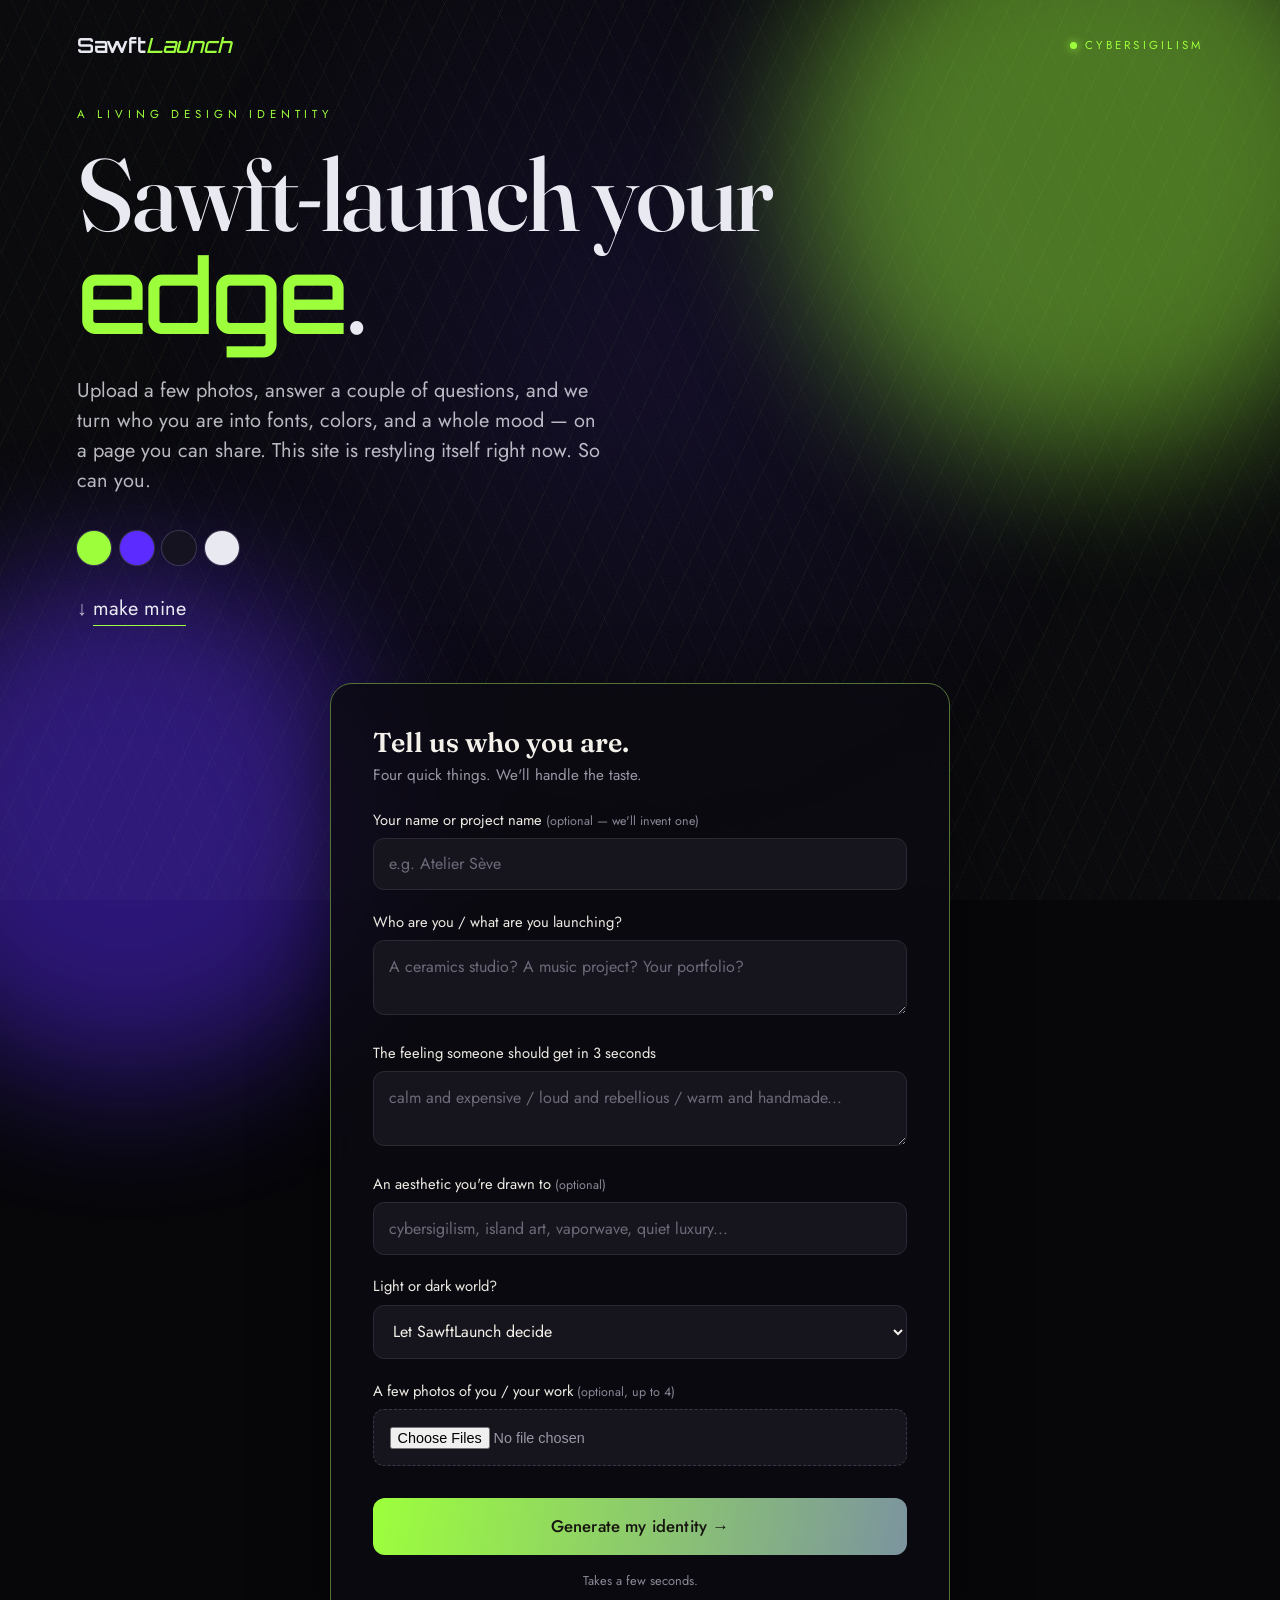
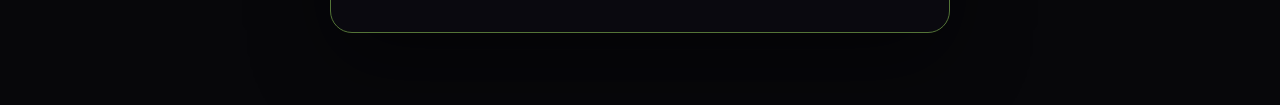
<file: sawftlaunch-app/templates/saved/onboard_cycling.html>
<!DOCTYPE html>
<html lang="en">
<head>
  <meta charset="UTF-8" />
  <meta name="viewport" content="width=device-width, initial-scale=1.0" />
  <title>SawftLaunch — sawft-launch yourself</title>
  <link rel="preconnect" href="https://fonts.googleapis.com" />
  <link rel="preconnect" href="https://fonts.gstatic.com" crossorigin />
  <link href="https://fonts.googleapis.com/css2?family=Fraunces:ital,opsz,wght@0,9..144,500;0,9..144,600;1,9..144,500&family=Orbitron:wght@500;800&family=DM+Serif+Display&family=Cormorant+Garamond:wght@600;700&family=Jost:wght@300;400;500&display=swap" rel="stylesheet" />
  <style>
    :root {
      --bg:#0e0c14; --ink:#f4f1ea; --accent:#c7a45a; --accent2:#7d8466; --soft:#1c1a24;
      --display:"Fraunces",serif;
      --t: 900ms cubic-bezier(.4,0,.2,1);
    }
    * { margin:0; padding:0; box-sizing:border-box; }
    html { scroll-behavior:smooth; }
    body {
      background:var(--bg); color:var(--ink); font-family:"Jost",sans-serif;
      transition: background-color var(--t), color var(--t);
      overflow-x:hidden;
    }

    /* animated decorative layers ------------------------------------------ */
    .fx { position:fixed; inset:0; z-index:0; pointer-events:none; opacity:.5; transition:opacity var(--t); }
    .blob { position:fixed; z-index:0; border-radius:50%; filter:blur(70px); opacity:.45;
            transition: background var(--t); pointer-events:none; }
    .blob.b1 { width:46vw; height:46vw; top:-10vw; right:-8vw; background:var(--accent); animation:float1 16s ease-in-out infinite; }
    .blob.b2 { width:40vw; height:40vw; bottom:-14vw; left:-10vw; background:var(--accent2); animation:float2 20s ease-in-out infinite; }
    @keyframes float1 { 0%,100%{transform:translate(0,0) scale(1)} 50%{transform:translate(-4vw,5vw) scale(1.12)} }
    @keyframes float2 { 0%,100%{transform:translate(0,0) scale(1)} 50%{transform:translate(5vw,-4vw) scale(1.1)} }
    /* film grain */
    body::after {
      content:""; position:fixed; inset:0; z-index:1; pointer-events:none; opacity:.05;
      background-image:url("data:image/svg+xml,%3Csvg xmlns='http://www.w3.org/2000/svg' width='120' height='120'%3E%3Cfilter id='n'%3E%3CfeTurbulence type='fractalNoise' baseFrequency='.85' numOctaves='2'/%3E%3C/filter%3E%3Crect width='100%25' height='100%25' filter='url(%23n)'/%3E%3C/svg%3E");
    }

    /* aesthetic effect backgrounds (swapped on the .fx layer) -------------- */
    .fx-sigil-lines { background:
        radial-gradient(circle at 50% 40%, color-mix(in srgb,var(--accent2) 22%,transparent), transparent 60%),
        repeating-linear-gradient(115deg, transparent 0 26px, color-mix(in srgb,var(--accent) 10%,transparent) 26px 27px),
        repeating-linear-gradient(65deg, transparent 0 22px, color-mix(in srgb,var(--ink) 5%,transparent) 22px 23px); }
    .fx-tapa-pattern { background:
        repeating-linear-gradient(45deg, color-mix(in srgb,var(--accent) 16%,transparent) 0 10px, transparent 10px 20px),
        repeating-linear-gradient(-45deg, color-mix(in srgb,var(--accent2) 16%,transparent) 0 10px, transparent 10px 20px);
        background-size:56px 56px; }
    .fx-neon-grid { background-image:
        linear-gradient(color-mix(in srgb,var(--accent2) 50%,transparent) 1px, transparent 1px),
        linear-gradient(90deg, color-mix(in srgb,var(--accent2) 50%,transparent) 1px, transparent 1px);
        background-size:48px 48px; mask-image:radial-gradient(circle at 50% 30%, #000, transparent 75%); }
    .fx-fine-rules { background:
        repeating-linear-gradient(0deg, transparent 0 64px, color-mix(in srgb,var(--ink) 12%,transparent) 64px 65px); }

    /* layout --------------------------------------------------------------- */
    .shell { position:relative; z-index:2; }
    .topbar { display:flex; justify-content:space-between; align-items:center; padding:2rem 6vw; }
    .wordmark { font-family:var(--display); font-weight:600; font-size:1.3rem; letter-spacing:-.01em; }
    .wordmark b { color:var(--accent); font-style:italic; font-weight:500; transition:color var(--t); }
    .nowtag { font-size:.72rem; letter-spacing:.28em; text-transform:uppercase; color:var(--accent);
              transition:color var(--t); display:flex; align-items:center; gap:.5rem; }
    .nowtag .dot { width:7px; height:7px; border-radius:50%; background:var(--accent); transition:background var(--t);
                   box-shadow:0 0 10px var(--accent); animation:pulse 1.6s ease-in-out infinite; }
    @keyframes pulse { 0%,100%{opacity:1} 50%{opacity:.35} }

    .hero { min-height:62vh; display:flex; flex-direction:column; justify-content:center;
            padding:1rem 6vw 2rem; max-width:1100px; }
    .eyebrow { letter-spacing:.42em; text-transform:uppercase; font-size:.72rem; color:var(--accent);
               margin-bottom:1.4rem; transition:color var(--t); }
    .hero h1 { font-family:"Fraunces",serif; font-weight:500; line-height:.98;
               font-size:clamp(2.6rem,8.5vw,6.4rem); letter-spacing:-.02em; }
    .morph { font-family:var(--display); color:var(--accent); transition:color var(--t);
             display:inline-block; will-change:transform,opacity; }
    .morph.swap { animation:swap .9s cubic-bezier(.4,0,.2,1); }
    @keyframes swap { 0%{opacity:0; transform:translateY(.35em) rotate(-2deg)} 100%{opacity:1; transform:none} }
    .hero p { margin-top:1.8rem; max-width:44ch; font-size:clamp(1rem,2vw,1.25rem);
              line-height:1.5; color:color-mix(in srgb,var(--ink) 78%, transparent); }

    .swatches { display:flex; gap:.55rem; margin-top:2.2rem; }
    .swatches span { width:34px; height:34px; border-radius:50%;
                     box-shadow:0 0 0 1px color-mix(in srgb,var(--ink) 18%, transparent);
                     transition:background var(--t); }
    .scrollcue { margin-top:2.6rem; font-size:.85rem; color:color-mix(in srgb,var(--ink) 65%,transparent); }
    .scrollcue a { color:var(--ink); text-decoration:none; border-bottom:1px solid var(--accent); padding-bottom:2px; }

    /* form card ------------------------------------------------------------ */
    .formwrap { padding:3vh 6vw 8vh; display:flex; justify-content:center; }
    .card {
      width:100%; max-width:620px; background:color-mix(in srgb,#0c0a12 82%, transparent);
      border:1px solid color-mix(in srgb,var(--accent) 35%, #2c2935);
      border-radius:22px; padding:clamp(1.6rem,4vw,2.6rem);
      backdrop-filter:blur(14px); box-shadow:0 30px 80px rgba(0,0,0,.45);
      transition:border-color var(--t);
    }
    .card h2 { font-family:"Fraunces",serif; font-weight:600; font-size:1.7rem; margin-bottom:.3rem; color:#f4f1ea; }
    .card .sub { color:#9b97a6; font-size:.95rem; margin-bottom:1.4rem; }
    label { display:block; font-size:.92rem; margin:1.3rem 0 .45rem; color:#efece4; }
    label .hint { color:#8c8898; font-size:.78rem; }
    input[type=text], textarea, select {
      width:100%; background:#16141d; border:1px solid #2c2935; color:#f4f1ea;
      border-radius:11px; padding:.85rem .95rem; font:inherit; font-size:1rem;
      transition:border-color .2s, box-shadow .2s;
    }
    input::placeholder, textarea::placeholder { color:#6e6a7a; }
    textarea { resize:vertical; min-height:70px; }
    input:focus, textarea:focus, select:focus {
      outline:none; border-color:var(--accent);
      box-shadow:0 0 0 3px color-mix(in srgb,var(--accent) 25%, transparent);
    }
    .file-box { background:#16141d; border:1px dashed #3a3645; border-radius:11px; padding:1rem; }
    input[type=file] { width:100%; color:#9b97a6; font-size:.9rem; }
    button {
      margin-top:2rem; width:100%; border:none; border-radius:12px; cursor:pointer;
      padding:1.05rem; font:inherit; font-weight:500; font-size:1.05rem; color:#15140f;
      background:linear-gradient(100deg,var(--accent),var(--accent2));
      background-size:200% 100%; transition:background-position .5s, transform .12s, background var(--t);
      letter-spacing:.01em;
    }
    button:hover { background-position:100% 0; }
    button:active { transform:translateY(1px) scale(.995); }
    .pending { display:none; text-align:center; color:#9b97a6; font-size:.9rem; margin-top:1rem; }
    form.sending button { opacity:.7; pointer-events:none; }
    form.sending .pending { display:block; }
    .note { color:#8c8898; font-size:.8rem; margin-top:1rem; text-align:center; }
    @media (prefers-reduced-motion: reduce) {
      *, body::after { animation:none !important; }
      :root { --t: 1ms; }
    }
  </style>
</head>
<body>
  <div class="fx fx-sigil-lines" id="fx"></div>
  <div class="blob b1"></div>
  <div class="blob b2"></div>

  <div class="shell">
    <div class="topbar">
      <div class="wordmark">Sawft<b>Launch</b></div>
      <div class="nowtag"><span class="dot"></span><span id="nowname">Cybersigilism</span></div>
    </div>

    <section class="hero">
      <div class="eyebrow">a living design identity</div>
      <h1>Sawft-launch your <span class="morph" id="morph">edge</span>.</h1>
      <p>Upload a few photos, answer a couple of questions, and we turn who you are into fonts, colors, and a whole mood — on a page you can share. This site is restyling itself right now. So can you.</p>
      <div class="swatches">
        <span id="s1"></span><span id="s2"></span><span id="s3"></span><span id="s4"></span>
      </div>
      <p class="scrollcue">↓ <a href="#start">make mine</a></p>
    </section>

    <section class="formwrap" id="start">
      <form class="card" action="/generate" method="post" enctype="multipart/form-data"
            onsubmit="this.classList.add('sending')">
        <h2>Tell us who you are.</h2>
        <p class="sub">Four quick things. We'll handle the taste.</p>

        <label>Your name or project name <span class="hint">(optional — we'll invent one)</span></label>
        <input type="text" name="name" placeholder="e.g. Atelier Sève" />

        <label>Who are you / what are you launching?</label>
        <textarea name="what" required placeholder="A ceramics studio? A music project? Your portfolio?"></textarea>

        <label>The feeling someone should get in 3 seconds</label>
        <textarea name="feeling" required placeholder="calm and expensive / loud and rebellious / warm and handmade..."></textarea>

        <label>An aesthetic you're drawn to <span class="hint">(optional)</span></label>
        <input type="text" name="aesthetic" placeholder="cybersigilism, island art, vaporwave, quiet luxury..." />

        <label>Light or dark world?</label>
        <select name="world">
          <option value="either">Let SawftLaunch decide</option>
          <option value="light">Light</option>
          <option value="dark">Dark</option>
        </select>

        <label>A few photos of you / your work <span class="hint">(optional, up to 4)</span></label>
        <div class="file-box"><input type="file" name="photos" accept="image/*" multiple /></div>

        <button type="submit">Generate my identity →</button>
        <p class="pending">Claude is looking at your photos and designing… ✦</p>
        <p class="note">Takes a few seconds.</p>
      </form>
    </section>
  </div>

  <script>
    const THEMES = [
      { name:"Cybersigilism", word:"edge",   font:'"Orbitron",sans-serif',
        bg:"#07070a", ink:"#e9e9f2", accent:"#9dff3c", accent2:"#5b2bff", soft:"#15131f", fx:"fx-sigil-lines" },
      { name:"Pasifika",      word:"roots",  font:'"DM Serif Display",serif',
        bg:"#1c2b2d", ink:"#f4ece0", accent:"#e1873b", accent2:"#3f8f86", soft:"#2c4042", fx:"fx-tapa-pattern" },
      { name:"Vaporwave",     word:"dream",  font:'"Orbitron",sans-serif',
        bg:"#160a2b", ink:"#fdeafb", accent:"#ff4fd8", accent2:"#36e7ff", soft:"#3a1f63", fx:"fx-neon-grid" },
      { name:"Editorial Luxe",word:"poise",  font:'"Cormorant Garamond",serif',
        bg:"#f7f4ee", ink:"#15140f", accent:"#9a7b3f", accent2:"#3a3a38", soft:"#e4dccb", fx:"fx-fine-rules" },
    ];
    const root = document.documentElement, fx = document.getElementById("fx"),
          morph = document.getElementById("morph"), nowname = document.getElementById("nowname"),
          sw = [1,2,3,4].map(i => document.getElementById("s"+i));
    let i = 0;
    function apply(t) {
      root.style.setProperty("--bg", t.bg);
      root.style.setProperty("--ink", t.ink);
      root.style.setProperty("--accent", t.accent);
      root.style.setProperty("--accent2", t.accent2);
      root.style.setProperty("--soft", t.soft);
      root.style.setProperty("--display", t.font);
      fx.className = "fx " + t.fx;
      nowname.textContent = t.name;
      morph.textContent = t.word;
      morph.classList.remove("swap"); void morph.offsetWidth; morph.classList.add("swap");
      sw[0].style.background = t.accent; sw[1].style.background = t.accent2;
      sw[2].style.background = t.soft;   sw[3].style.background = t.ink;
    }
    apply(THEMES[0]);
    const reduce = window.matchMedia("(prefers-reduced-motion: reduce)").matches;
    if (!reduce) setInterval(() => { i = (i + 1) % THEMES.length; apply(THEMES[i]); }, 3600);
  </script>
</body>
</html>
</file>
